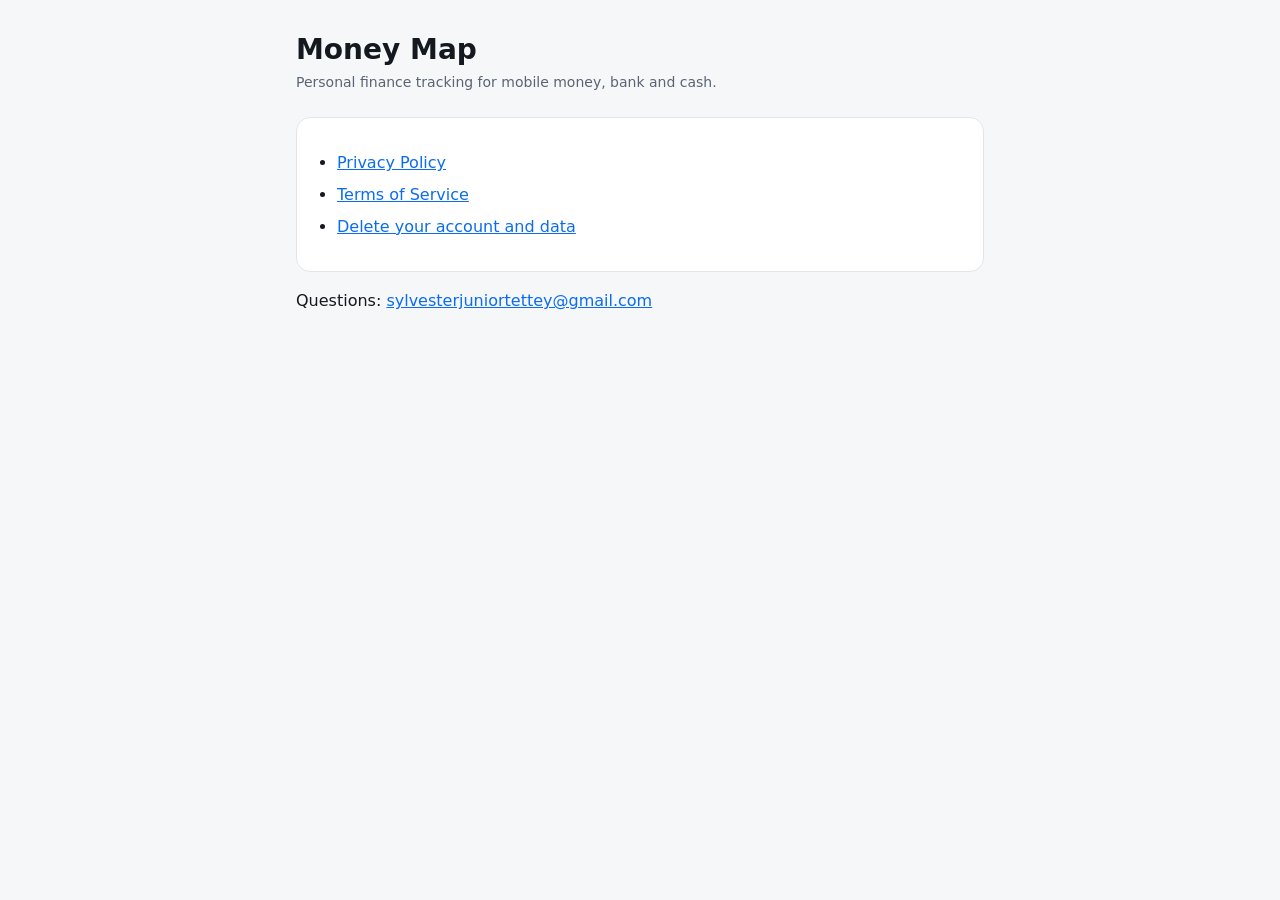
<file: index.html>
<!doctype html>
<html lang="en">
<head>
  <meta charset="utf-8">
  <meta name="viewport" content="width=device-width, initial-scale=1">
  <title>Money Map</title>
  <meta name="description" content="Money Map: track your money, mobile money and bank accounts in one place.">
  <link rel="stylesheet" href="style.css">
</head>
<body>
  <main>
    <h1>Money Map</h1>
    <p class="meta">Personal finance tracking for mobile money, bank and cash.</p>
    <div class="card">
      <ul>
        <li><a href="privacy.html">Privacy Policy</a></li>
        <li><a href="terms.html">Terms of Service</a></li>
        <li><a href="delete-account.html">Delete your account and data</a></li>
      </ul>
    </div>
    <p>Questions: <a href="mailto:sylvesterjuniortettey@gmail.com">sylvesterjuniortettey@gmail.com</a></p>
  </main>
</body>
</html>
</file>
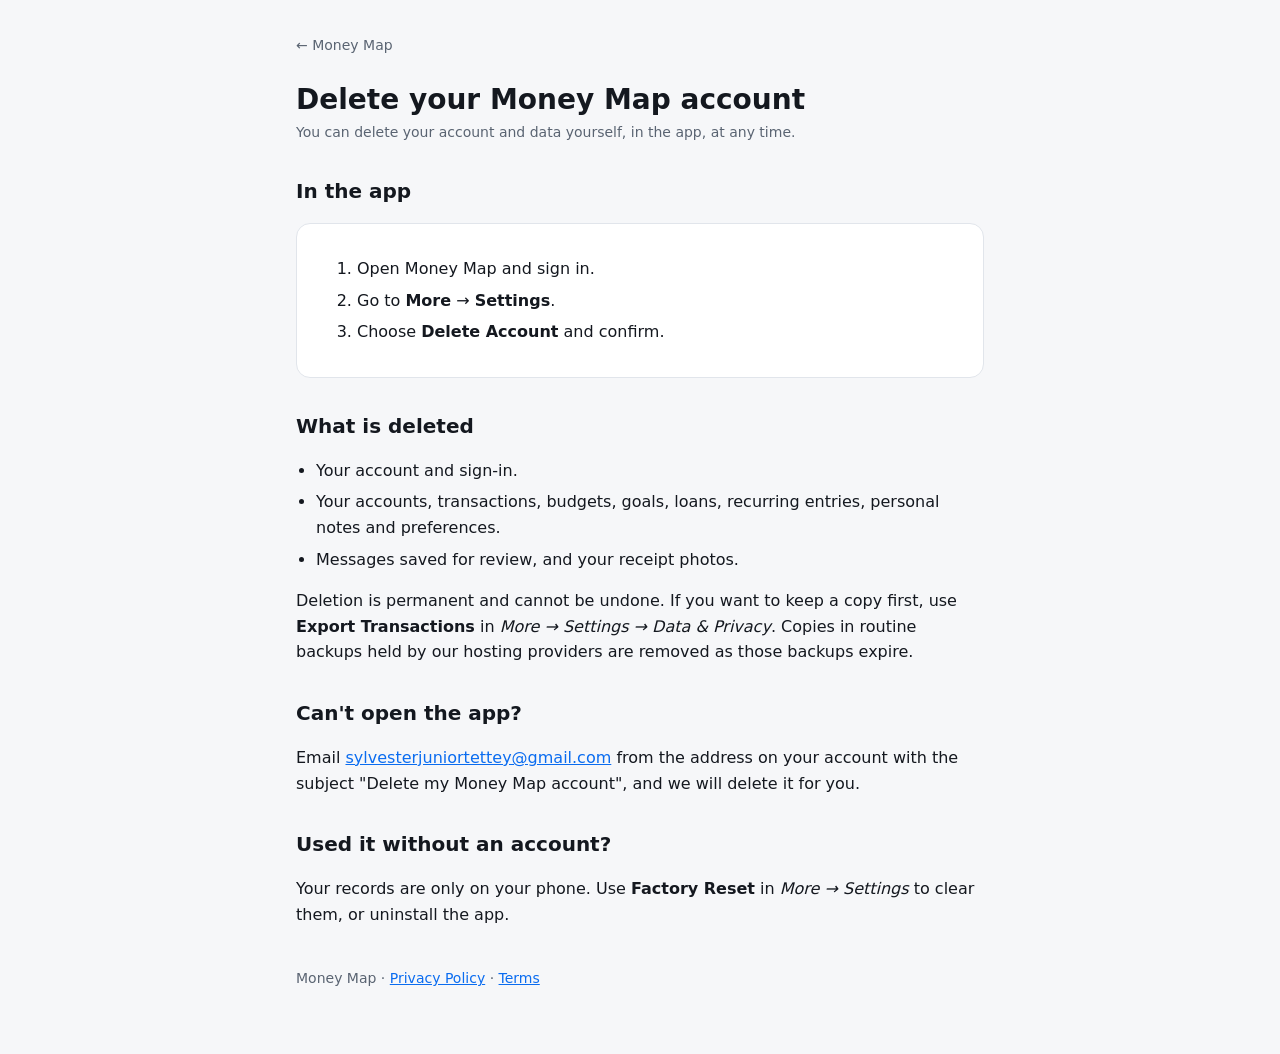
<file: delete-account.html>
<!doctype html>
<html lang="en">
<head>
  <meta charset="utf-8">
  <meta name="viewport" content="width=device-width, initial-scale=1">
  <title>Delete your account · Money Map</title>
  <link rel="stylesheet" href="style.css">
</head>
<body>
  <main>
    <header><a href="index.html">← Money Map</a></header>
    <h1>Delete your Money Map account</h1>
    <p class="meta">You can delete your account and data yourself, in the app, at any time.</p>

    <h2>In the app</h2>
    <div class="card">
      <ol>
        <li>Open Money Map and sign in.</li>
        <li>Go to <strong>More</strong> → <strong>Settings</strong>.</li>
        <li>Choose <strong>Delete Account</strong> and confirm.</li>
      </ol>
    </div>

    <h2>What is deleted</h2>
    <ul>
      <li>Your account and sign-in.</li>
      <li>Your accounts, transactions, budgets, goals, loans, recurring entries, personal notes and preferences.</li>
      <li>Messages saved for review, and your receipt photos.</li>
    </ul>
    <p>Deletion is permanent and cannot be undone. If you want to keep a copy first, use <strong>Export Transactions</strong> in <em>More → Settings → Data &amp; Privacy</em>. Copies in routine backups held by our hosting providers are removed as those backups expire.</p>

    <h2>Can't open the app?</h2>
    <p>Email <a href="mailto:sylvesterjuniortettey@gmail.com?subject=Delete%20my%20Money%20Map%20account">sylvesterjuniortettey@gmail.com</a> from the address on your account with the subject "Delete my Money Map account", and we will delete it for you.</p>

    <h2>Used it without an account?</h2>
    <p>Your records are only on your phone. Use <strong>Factory Reset</strong> in <em>More → Settings</em> to clear them, or uninstall the app.</p>

    <footer>Money Map · <a href="privacy.html">Privacy Policy</a> · <a href="terms.html">Terms</a></footer>
  </main>
</body>
</html>
</file>
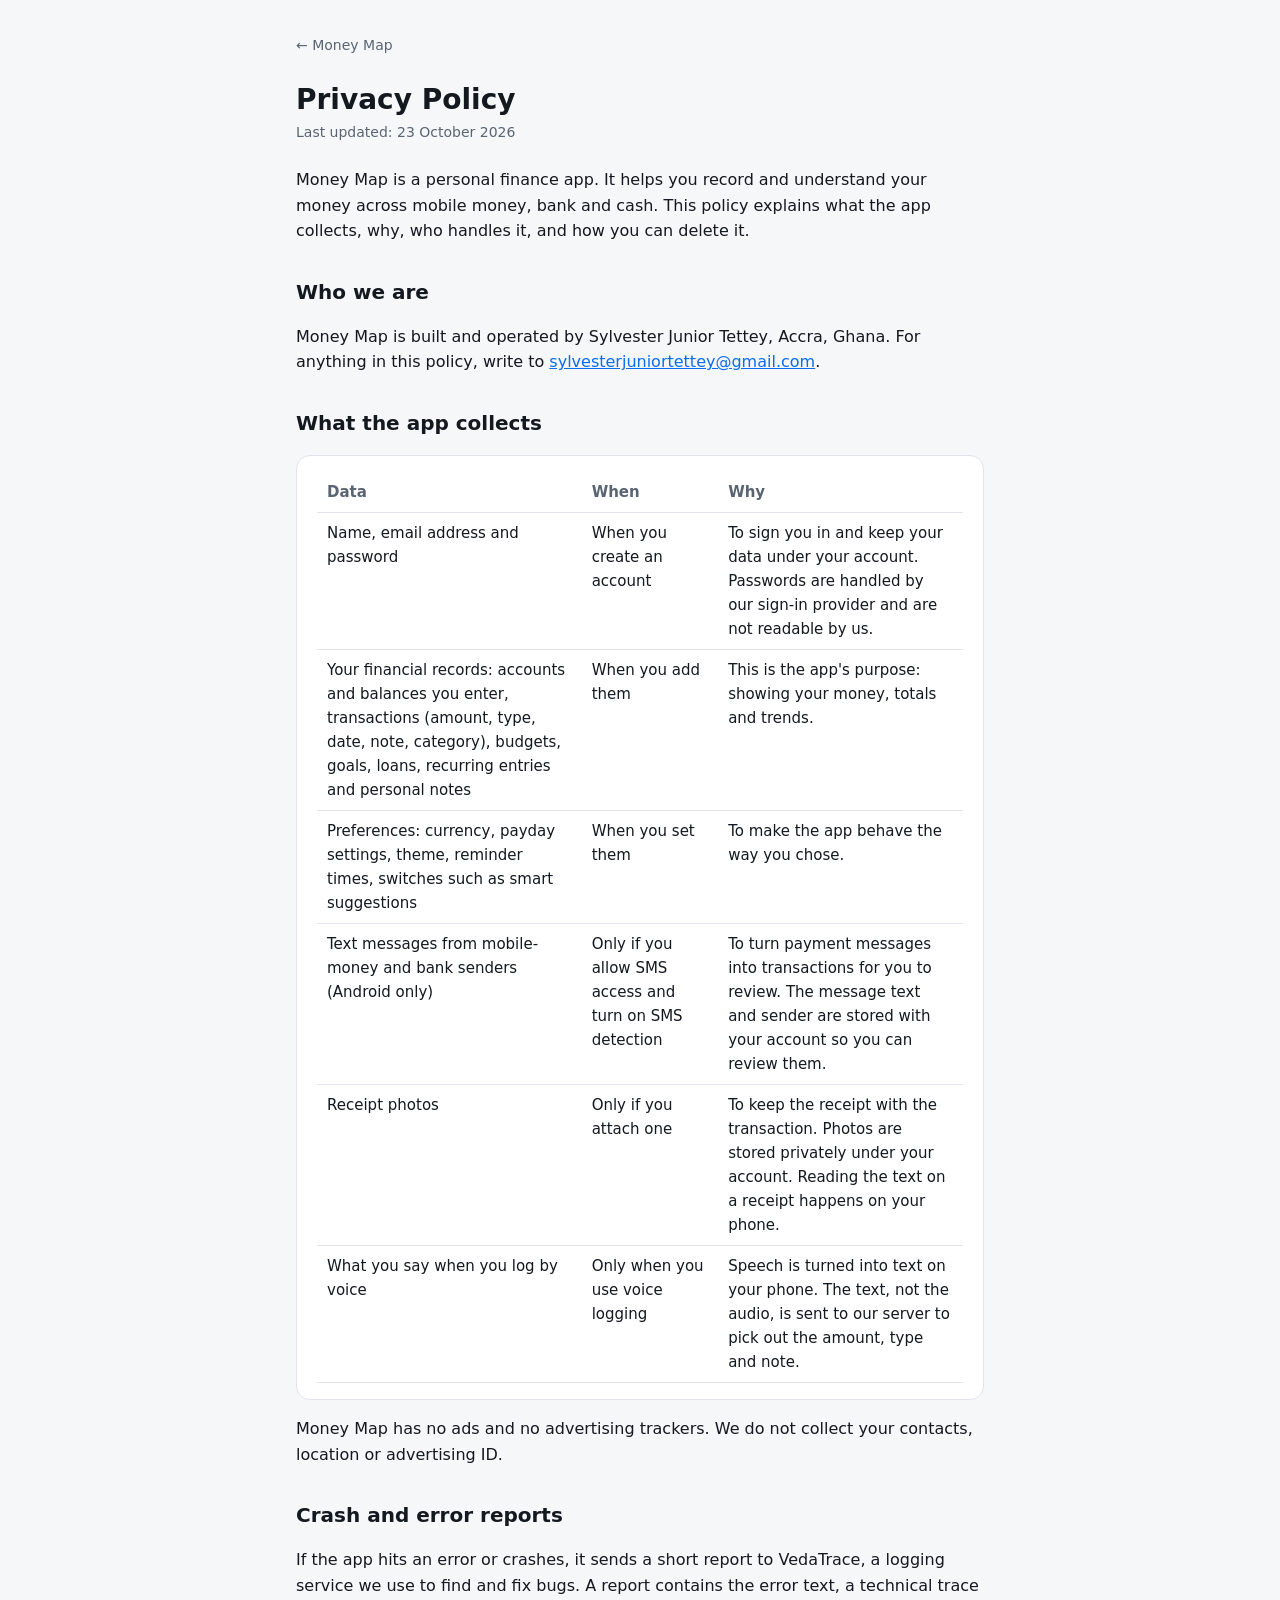
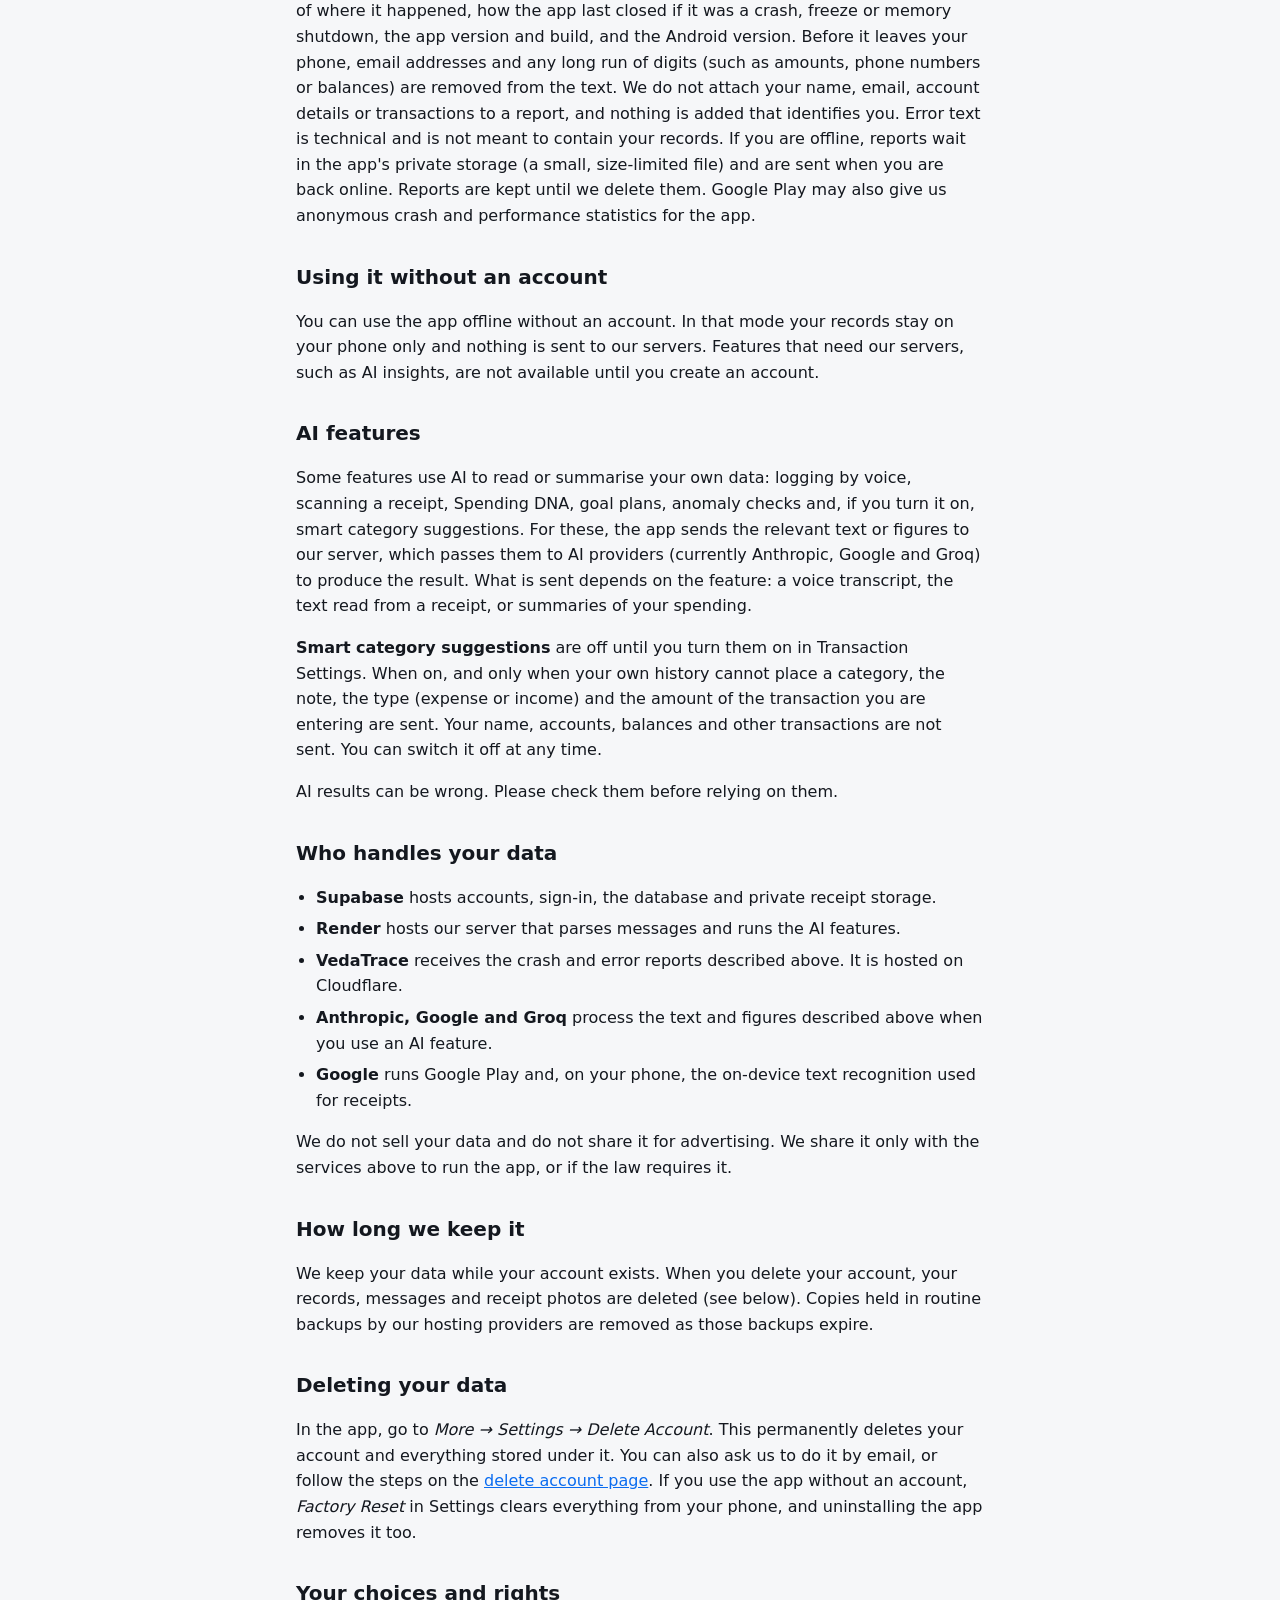
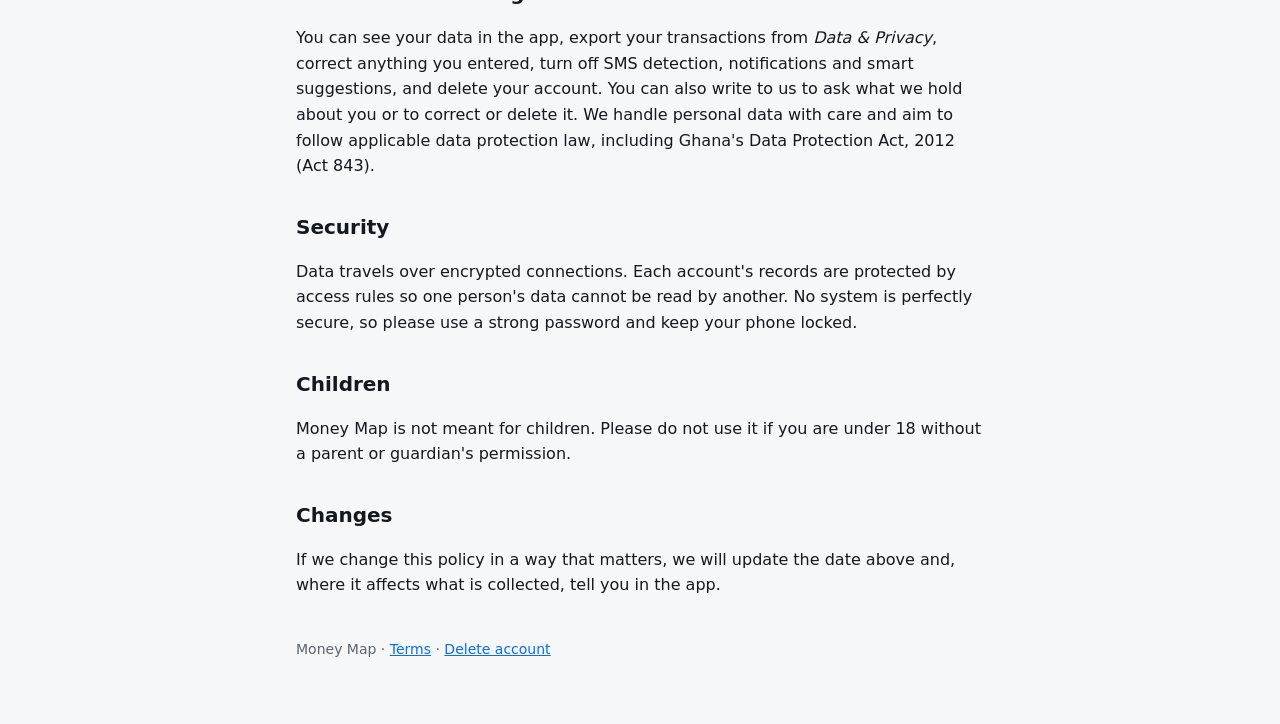
<file: privacy.html>
<!doctype html>
<html lang="en">
<head>
  <meta charset="utf-8">
  <meta name="viewport" content="width=device-width, initial-scale=1">
  <title>Privacy Policy · Money Map</title>
  <link rel="stylesheet" href="style.css">
</head>
<body>
  <main>
    <header><a href="index.html">← Money Map</a></header>
    <h1>Privacy Policy</h1>
    <p class="meta">Last updated: 23 October 2026</p>

    <p>Money Map is a personal finance app. It helps you record and understand your money across mobile money, bank and cash. This policy explains what the app collects, why, who handles it, and how you can delete it.</p>

    <h2>Who we are</h2>
    <p>Money Map is built and operated by Sylvester Junior Tettey, Accra, Ghana. For anything in this policy, write to <a href="mailto:sylvesterjuniortettey@gmail.com">sylvesterjuniortettey@gmail.com</a>.</p>

    <h2>What the app collects</h2>
    <div class="card">
      <table>
        <tr><th>Data</th><th>When</th><th>Why</th></tr>
        <tr><td>Name, email address and password</td><td>When you create an account</td><td>To sign you in and keep your data under your account. Passwords are handled by our sign-in provider and are not readable by us.</td></tr>
        <tr><td>Your financial records: accounts and balances you enter, transactions (amount, type, date, note, category), budgets, goals, loans, recurring entries and personal notes</td><td>When you add them</td><td>This is the app's purpose: showing your money, totals and trends.</td></tr>
        <tr><td>Preferences: currency, payday settings, theme, reminder times, switches such as smart suggestions</td><td>When you set them</td><td>To make the app behave the way you chose.</td></tr>
        <tr><td>Text messages from mobile-money and bank senders (Android only)</td><td>Only if you allow SMS access and turn on SMS detection</td><td>To turn payment messages into transactions for you to review. The message text and sender are stored with your account so you can review them.</td></tr>
        <tr><td>Receipt photos</td><td>Only if you attach one</td><td>To keep the receipt with the transaction. Photos are stored privately under your account. Reading the text on a receipt happens on your phone.</td></tr>
        <tr><td>What you say when you log by voice</td><td>Only when you use voice logging</td><td>Speech is turned into text on your phone. The text, not the audio, is sent to our server to pick out the amount, type and note.</td></tr>
      </table>
    </div>
    <p>Money Map has no ads and no advertising trackers. We do not collect your contacts, location or advertising ID.</p>

    <h2>Crash and error reports</h2>
    <p>If the app hits an error or crashes, it sends a short report to VedaTrace, a logging service we use to find and fix bugs. A report contains the error text, a technical trace of where it happened, how the app last closed if it was a crash, freeze or memory shutdown, the app version and build, and the Android version. Before it leaves your phone, email addresses and any long run of digits (such as amounts, phone numbers or balances) are removed from the text. We do not attach your name, email, account details or transactions to a report, and nothing is added that identifies you. Error text is technical and is not meant to contain your records. If you are offline, reports wait in the app's private storage (a small, size-limited file) and are sent when you are back online. Reports are kept until we delete them. Google Play may also give us anonymous crash and performance statistics for the app.</p>

    <h2>Using it without an account</h2>
    <p>You can use the app offline without an account. In that mode your records stay on your phone only and nothing is sent to our servers. Features that need our servers, such as AI insights, are not available until you create an account.</p>

    <h2>AI features</h2>
    <p>Some features use AI to read or summarise your own data: logging by voice, scanning a receipt, Spending DNA, goal plans, anomaly checks and, if you turn it on, smart category suggestions. For these, the app sends the relevant text or figures to our server, which passes them to AI providers (currently Anthropic, Google and Groq) to produce the result. What is sent depends on the feature: a voice transcript, the text read from a receipt, or summaries of your spending.</p>
    <p><strong>Smart category suggestions</strong> are off until you turn them on in Transaction Settings. When on, and only when your own history cannot place a category, the note, the type (expense or income) and the amount of the transaction you are entering are sent. Your name, accounts, balances and other transactions are not sent. You can switch it off at any time.</p>
    <p>AI results can be wrong. Please check them before relying on them.</p>

    <h2>Who handles your data</h2>
    <ul>
      <li><strong>Supabase</strong> hosts accounts, sign-in, the database and private receipt storage.</li>
      <li><strong>Render</strong> hosts our server that parses messages and runs the AI features.</li>
      <li><strong>VedaTrace</strong> receives the crash and error reports described above. It is hosted on Cloudflare.</li>
      <li><strong>Anthropic, Google and Groq</strong> process the text and figures described above when you use an AI feature.</li>
      <li><strong>Google</strong> runs Google Play and, on your phone, the on-device text recognition used for receipts.</li>
    </ul>
    <p>We do not sell your data and do not share it for advertising. We share it only with the services above to run the app, or if the law requires it.</p>

    <h2>How long we keep it</h2>
    <p>We keep your data while your account exists. When you delete your account, your records, messages and receipt photos are deleted (see below). Copies held in routine backups by our hosting providers are removed as those backups expire.</p>

    <h2>Deleting your data</h2>
    <p>In the app, go to <em>More → Settings → Delete Account</em>. This permanently deletes your account and everything stored under it. You can also ask us to do it by email, or follow the steps on the <a href="delete-account.html">delete account page</a>. If you use the app without an account, <em>Factory Reset</em> in Settings clears everything from your phone, and uninstalling the app removes it too.</p>

    <h2>Your choices and rights</h2>
    <p>You can see your data in the app, export your transactions from <em>Data &amp; Privacy</em>, correct anything you entered, turn off SMS detection, notifications and smart suggestions, and delete your account. You can also write to us to ask what we hold about you or to correct or delete it. We handle personal data with care and aim to follow applicable data protection law, including Ghana's Data Protection Act, 2012 (Act 843).</p>

    <h2>Security</h2>
    <p>Data travels over encrypted connections. Each account's records are protected by access rules so one person's data cannot be read by another. No system is perfectly secure, so please use a strong password and keep your phone locked.</p>

    <h2>Children</h2>
    <p>Money Map is not meant for children. Please do not use it if you are under 18 without a parent or guardian's permission.</p>

    <h2>Changes</h2>
    <p>If we change this policy in a way that matters, we will update the date above and, where it affects what is collected, tell you in the app.</p>

    <footer>Money Map · <a href="terms.html">Terms</a> · <a href="delete-account.html">Delete account</a></footer>
  </main>
</body>
</html>
</file>
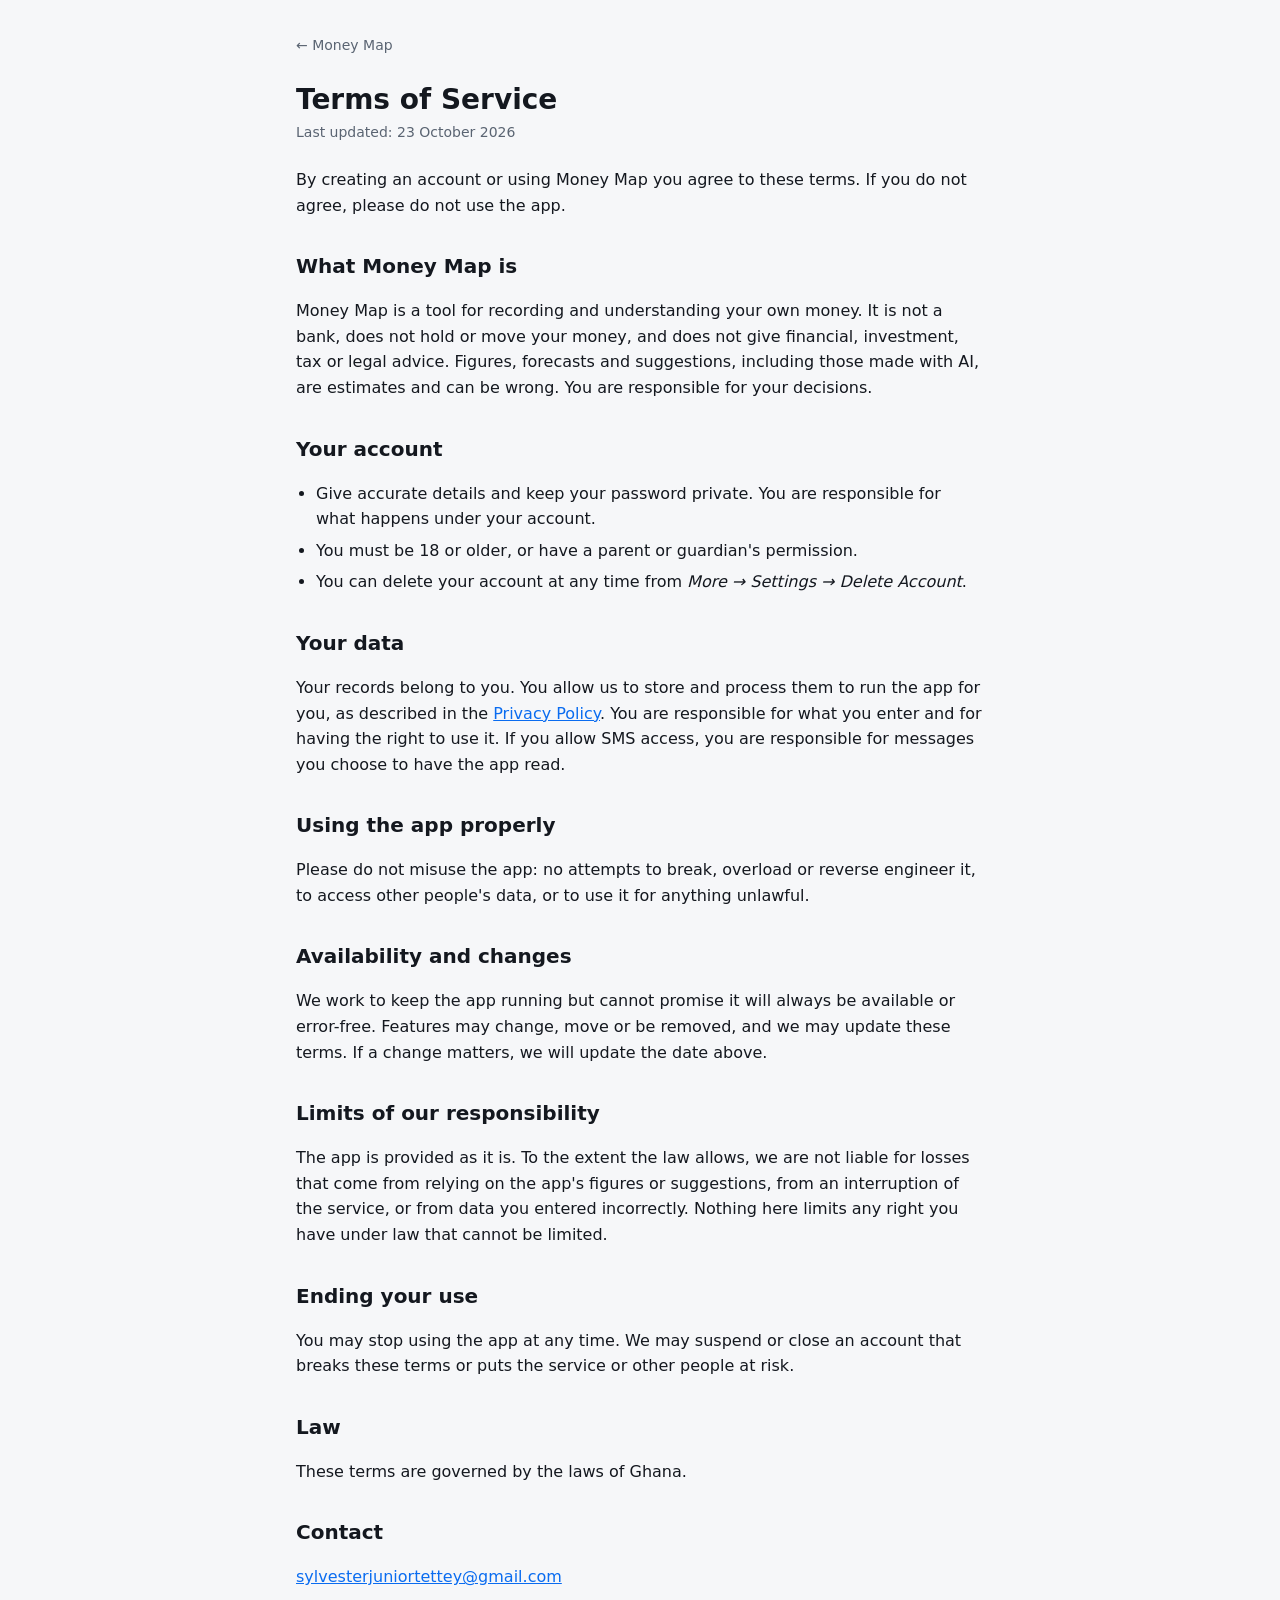
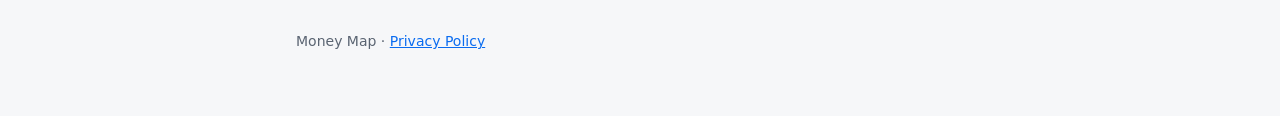
<file: terms.html>
<!doctype html>
<html lang="en">
<head>
  <meta charset="utf-8">
  <meta name="viewport" content="width=device-width, initial-scale=1">
  <title>Terms of Service · Money Map</title>
  <link rel="stylesheet" href="style.css">
</head>
<body>
  <main>
    <header><a href="index.html">← Money Map</a></header>
    <h1>Terms of Service</h1>
    <p class="meta">Last updated: 23 October 2026</p>

    <p>By creating an account or using Money Map you agree to these terms. If you do not agree, please do not use the app.</p>

    <h2>What Money Map is</h2>
    <p>Money Map is a tool for recording and understanding your own money. It is not a bank, does not hold or move your money, and does not give financial, investment, tax or legal advice. Figures, forecasts and suggestions, including those made with AI, are estimates and can be wrong. You are responsible for your decisions.</p>

    <h2>Your account</h2>
    <ul>
      <li>Give accurate details and keep your password private. You are responsible for what happens under your account.</li>
      <li>You must be 18 or older, or have a parent or guardian's permission.</li>
      <li>You can delete your account at any time from <em>More → Settings → Delete Account</em>.</li>
    </ul>

    <h2>Your data</h2>
    <p>Your records belong to you. You allow us to store and process them to run the app for you, as described in the <a href="privacy.html">Privacy Policy</a>. You are responsible for what you enter and for having the right to use it. If you allow SMS access, you are responsible for messages you choose to have the app read.</p>

    <h2>Using the app properly</h2>
    <p>Please do not misuse the app: no attempts to break, overload or reverse engineer it, to access other people's data, or to use it for anything unlawful.</p>

    <h2>Availability and changes</h2>
    <p>We work to keep the app running but cannot promise it will always be available or error-free. Features may change, move or be removed, and we may update these terms. If a change matters, we will update the date above.</p>

    <h2>Limits of our responsibility</h2>
    <p>The app is provided as it is. To the extent the law allows, we are not liable for losses that come from relying on the app's figures or suggestions, from an interruption of the service, or from data you entered incorrectly. Nothing here limits any right you have under law that cannot be limited.</p>

    <h2>Ending your use</h2>
    <p>You may stop using the app at any time. We may suspend or close an account that breaks these terms or puts the service or other people at risk.</p>

    <h2>Law</h2>
    <p>These terms are governed by the laws of Ghana.</p>

    <h2>Contact</h2>
    <p><a href="mailto:sylvesterjuniortettey@gmail.com">sylvesterjuniortettey@gmail.com</a></p>

    <footer>Money Map · <a href="privacy.html">Privacy Policy</a></footer>
  </main>
</body>
</html>
</file>
<file: style.css>
:root {
  --bg: #f6f7f9; --card: #ffffff; --text: #14181f; --muted: #5a6472;
  --accent: #0a6cf0; --border: #e1e5eb;
}
@media (prefers-color-scheme: dark) {
  :root { --bg: #0d1015; --card: #161b22; --text: #e8ecf2; --muted: #98a2b3;
          --accent: #5aa2ff; --border: #262d38; }
}
* { box-sizing: border-box; }
body { margin: 0; background: var(--bg); color: var(--text);
  font: 16px/1.6 system-ui, -apple-system, "Segoe UI", Roboto, sans-serif; }
main { max-width: 720px; margin: 0 auto; padding: 24px 16px 64px; }
header { padding: 8px 0 16px; }
header a { color: var(--muted); text-decoration: none; font-size: 14px; }
h1 { font-size: 28px; line-height: 1.25; margin: 8px 0 4px; }
h2 { font-size: 20px; margin: 32px 0 8px; }
p, li { color: var(--text); }
.meta { color: var(--muted); font-size: 14px; margin: 0 0 24px; }
.card { background: var(--card); border: 1px solid var(--border);
  border-radius: 14px; padding: 16px 20px; margin: 16px 0; }
a { color: var(--accent); }
ul { padding-left: 20px; }
li { margin: 6px 0; }
table { width: 100%; border-collapse: collapse; font-size: 15px; }
th, td { text-align: left; vertical-align: top; padding: 8px 10px;
  border-bottom: 1px solid var(--border); }
th { color: var(--muted); font-weight: 600; }
footer { color: var(--muted); font-size: 14px; margin-top: 40px; }
</file>
